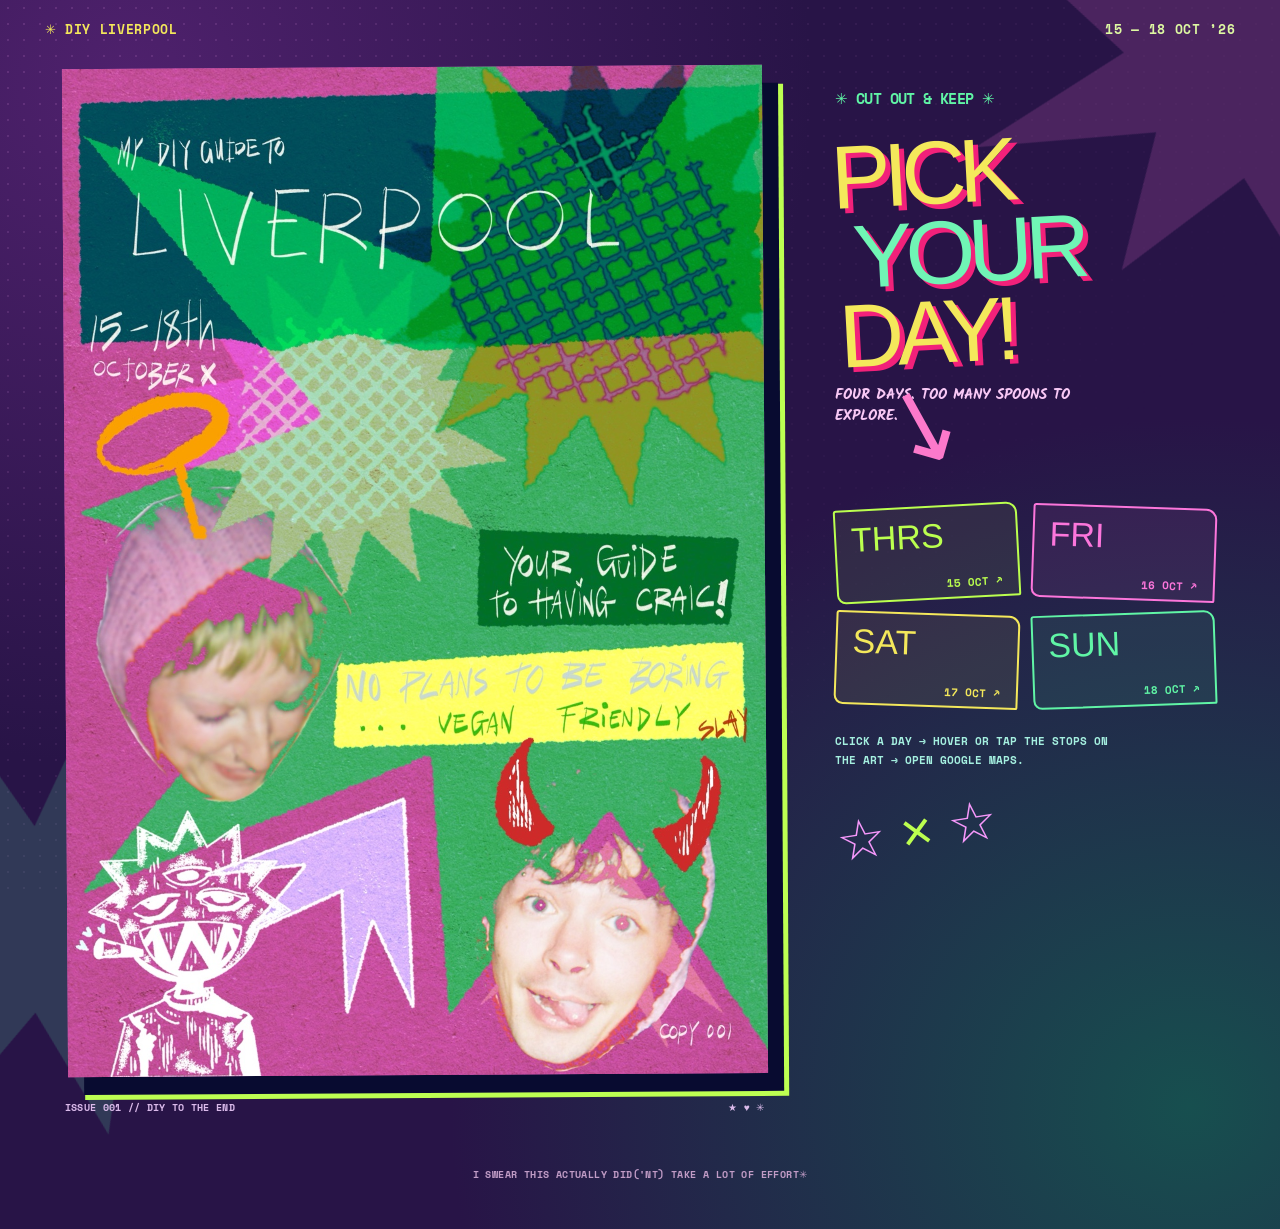
<file: index.html>
<!DOCTYPE html>
<html lang="en">
<head>
  <meta charset="utf-8">
  <meta name="viewport" content="width=device-width,initial-scale=1,viewport-fit=cover">
  <meta name="theme-color" content="#291349">
  <meta name="description" content="A loud, DIY, four-day Liverpool zine: places to eat, drink, wander and scream. 15—18 October 2026.">
  <link rel="icon" href="assets/favicon.svg" type="image/svg+xml">
  <link rel="stylesheet" href="assets/styles.css">
  <title>Cover · My DIY Guide to Liverpool</title>
</head>
<body class="cover-page" style="--accent:#65f3a5">

  <a class="skip-link" href="#main">Skip to zine</a>
  <div class="ambient-splat ambient-splat--one" aria-hidden="true"></div>
  <div class="ambient-splat ambient-splat--two" aria-hidden="true"></div>
  <header class="top-strip" aria-label="Site title"><a href="index.html">✳ DIY LIVERPOOL</a><span>15 — 18 OCT ’26</span></header>
  <main id="main" class="site-layout site-layout--cover">
    <div class="poster-holder">
      <figure class="poster poster--cover">
        <img src="assets/home.jpg" alt="Original handmade collage cover for My DIY Guide to Liverpool, with pink and green paper textures, drawings and playful portraits." width="1067" height="1536" fetchpriority="high">
      </figure>
      <div class="poster-footnote"><span>ISSUE 001 // DIY TO THE END</span><span>★ ♥ ✳</span></div>
    </div>
    <aside class="cover-aside" aria-labelledby="pick-a-day">
      <div class="scribble-kicker">✳ CUT OUT &amp; KEEP ✳</div>
      <h1 id="pick-a-day">PICK<br><em>YOUR</em><br>DAY!</h1>
      <p>FOUR DAYS. TOO MANY SPOONS TO EXPLORE.</p>
      <div class="cover-sticker" aria-hidden="true">↘</div>
      <nav class="cover-day-buttons" aria-label="Choose a day">
        <a href="thursday.html" style="--ticket:#bbff4f"><span>THRS</span><small>15 OCT ↗</small></a>
        <a href="friday.html" style="--ticket:#fc76db"><span>FRI</span><small>16 OCT ↗</small></a>
        <a href="saturday.html" style="--ticket:#f4e85b"><span>SAT</span><small>17 OCT ↗</small></a>
        <a href="sunday.html" style="--ticket:#60f5a6"><span>SUN</span><small>18 OCT ↗</small></a>
      </nav>
      <p class="fineprint">CLICK A DAY → HOVER OR TAP THE STOPS ON THE ART → OPEN GOOGLE MAPS.</p>
      <div class="side-doodle" aria-hidden="true">☆ <span>×</span> ☆</div>
    </aside>
  </main>
<nav class="mobile-dock" aria-label="Main navigation"><a href="index.html" class="dock-home" aria-label="Back to cover">✳</a><a href="thursday.html" style="--ticket:#bbff4f">THRS</a><a href="friday.html" style="--ticket:#fc76db">FRI</a><a href="saturday.html" style="--ticket:#f4e85b">SAT</a><a href="sunday.html" style="--ticket:#60f5a6">SUN</a></nav><footer class="site-footer">I SWEAR THIS ACTUALLY DID('NT) TAKE A LOT OF EFFORT✳</footer>
</body>
</html>
</file>
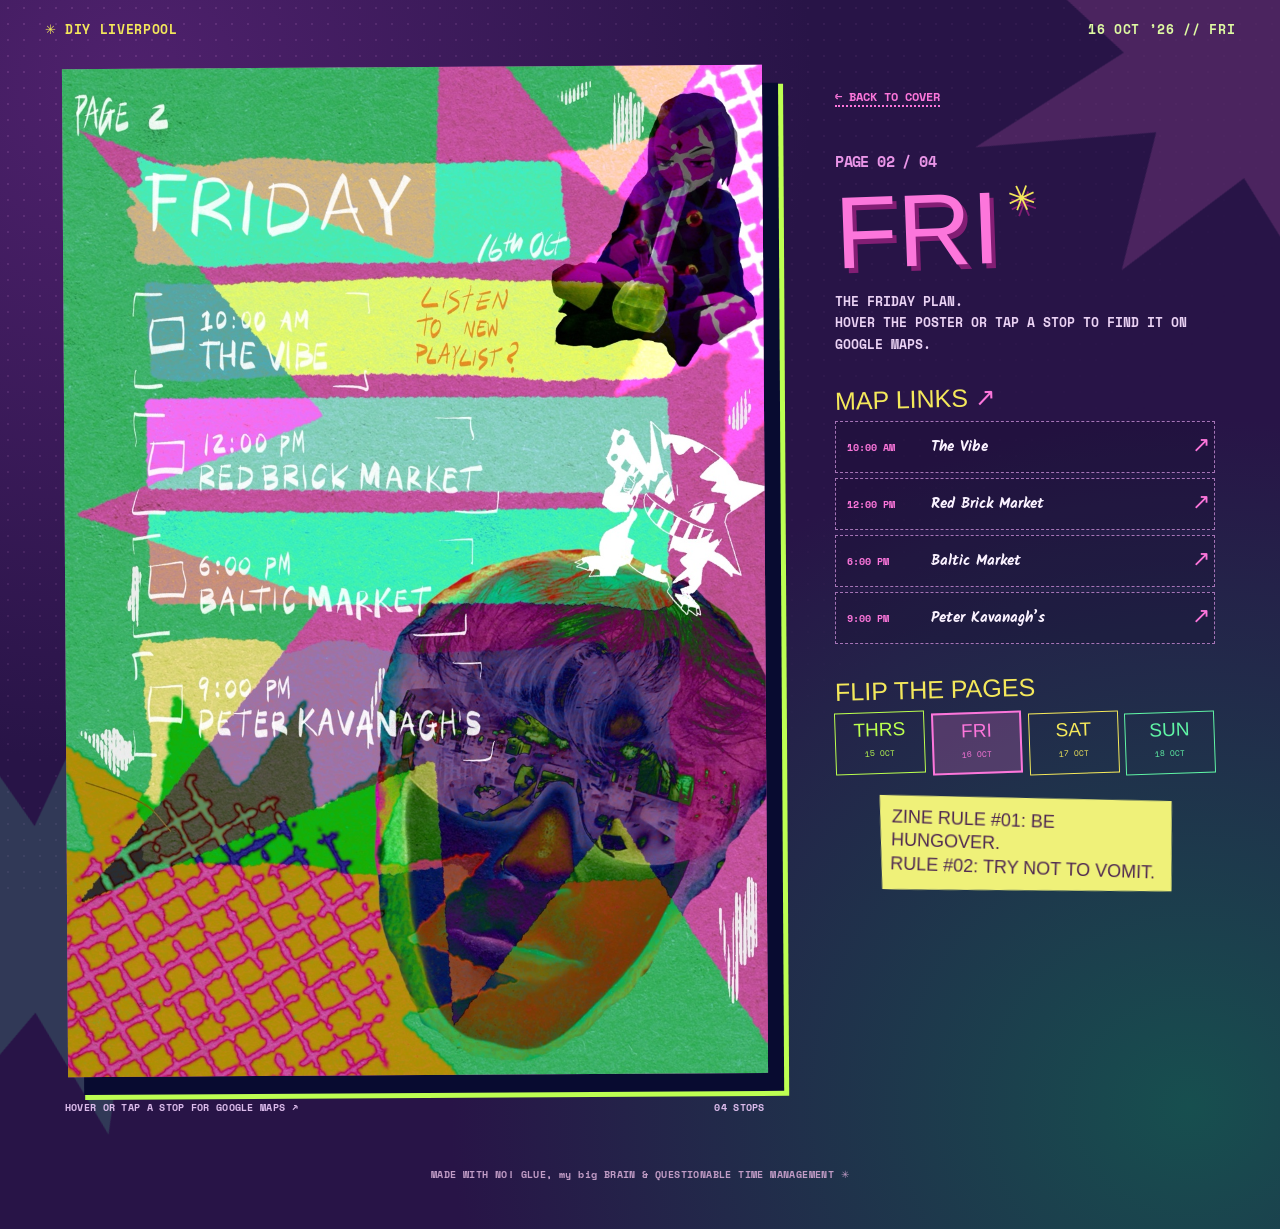
<file: friday.html>
<!DOCTYPE html>
<html lang="en">
<head>
  <meta charset="utf-8">
  <meta name="viewport" content="width=device-width,initial-scale=1,viewport-fit=cover">
  <meta name="theme-color" content="#291349">
  <meta name="description" content="A loud, DIY, four-day Liverpool zine: places to eat, drink, wander and scream. 15—18 October 2026.">
  <link rel="icon" href="assets/favicon.svg" type="image/svg+xml">
  <link rel="stylesheet" href="assets/styles.css">
  <title>Friday · My DIY Guide to Liverpool</title>
</head>
<body class="day-page day-page--friday" style="--accent:#fc76db">

  <a class="skip-link" href="#main">Skip to itinerary</a>
  <div class="ambient-splat ambient-splat--one" aria-hidden="true"></div>
  <div class="ambient-splat ambient-splat--two" aria-hidden="true"></div>
  <header class="top-strip"><a href="index.html">✳ DIY LIVERPOOL</a><span>16 OCT ’26 // FRI</span></header>
  <main id="main" class="site-layout site-layout--day">
    <div class="poster-holder">
      <div class="poster poster--day" aria-label="Interactive Friday itinerary poster with clickable Google Maps locations">
        <img src="assets/friday.jpg" alt="Original Friday DIY zine artwork with handwritten times, activity names and vivid collage illustrations." width="1067" height="1536" fetchpriority="high">
        <a class="stop-hotspot" href="https://www.google.com/maps/search/?api=1&amp;query=The%20Vibe%20Cafe%20Liverpool" target="_blank" rel="noopener noreferrer" style="--x:9.091%;--y:20.378%;--w:75.726%;--h:10.221%;" aria-label="Open The Vibe in Google Maps — 10:00 AM"><span class="stop-hotspot__badge" aria-hidden="true">MAP ↗</span></a>
<a class="stop-hotspot" href="https://www.google.com/maps/search/?api=1&amp;query=Red%20Brick%20Market%20Liverpool" target="_blank" rel="noopener noreferrer" style="--x:8.529%;--y:31.641%;--w:76.101%;--h:11.263%;" aria-label="Open Red Brick Market in Google Maps — 12:00 PM"><span class="stop-hotspot__badge" aria-hidden="true">MAP ↗</span></a>
<a class="stop-hotspot" href="https://www.google.com/maps/search/?api=1&amp;query=Baltic%20Market%20Liverpool" target="_blank" rel="noopener noreferrer" style="--x:8.622%;--y:43.945%;--w:50.890%;--h:9.375%;" aria-label="Open Baltic Market in Google Maps — 6:00 PM"><span class="stop-hotspot__badge" aria-hidden="true">MAP ↗</span></a>
<a class="stop-hotspot" href="https://www.google.com/maps/search/?api=1&amp;query=Peter%20Kavanagh%27s%20pub%20Liverpool" target="_blank" rel="noopener noreferrer" style="--x:8.810%;--y:54.557%;--w:52.577%;--h:9.570%;" aria-label="Open Peter Kavanagh’s in Google Maps — 9:00 PM"><span class="stop-hotspot__badge" aria-hidden="true">MAP ↗</span></a>
      </div>
      <div class="poster-footnote"><span>HOVER OR TAP A STOP FOR GOOGLE MAPS ↗</span><span>04 STOPS</span></div>
    </div>
    <aside class="day-aside" aria-labelledby="list-heading">
      <a class="back-home" href="index.html">← BACK TO COVER</a>
      <span class="scribble-kicker">PAGE 02 / 04</span>
      <h1>FRI<span class="h1-star" aria-hidden="true">✳</span></h1>
      <p class="aside-intro">THE FRIDAY PLAN.<br>HOVER THE POSTER OR TAP A STOP TO FIND IT ON GOOGLE MAPS.</p>
      <section aria-labelledby="list-heading">
        <h2 id="list-heading">MAP LINKS <span>↗</span></h2>
        <div class="stop-list">
          <a class="stop-list-item" href="https://www.google.com/maps/search/?api=1&amp;query=The%20Vibe%20Cafe%20Liverpool" target="_blank" rel="noopener noreferrer"><span class="stop-list-item__time">10:00 AM</span><span class="stop-list-item__name">The Vibe</span><span class="stop-list-item__out" aria-hidden="true">↗</span></a>
<a class="stop-list-item" href="https://www.google.com/maps/search/?api=1&amp;query=Red%20Brick%20Market%20Liverpool" target="_blank" rel="noopener noreferrer"><span class="stop-list-item__time">12:00 PM</span><span class="stop-list-item__name">Red Brick Market</span><span class="stop-list-item__out" aria-hidden="true">↗</span></a>
<a class="stop-list-item" href="https://www.google.com/maps/search/?api=1&amp;query=Baltic%20Market%20Liverpool" target="_blank" rel="noopener noreferrer"><span class="stop-list-item__time">6:00 PM</span><span class="stop-list-item__name">Baltic Market</span><span class="stop-list-item__out" aria-hidden="true">↗</span></a>
<a class="stop-list-item" href="https://www.google.com/maps/search/?api=1&amp;query=Peter%20Kavanagh%27s%20pub%20Liverpool" target="_blank" rel="noopener noreferrer"><span class="stop-list-item__time">9:00 PM</span><span class="stop-list-item__name">Peter Kavanagh’s</span><span class="stop-list-item__out" aria-hidden="true">↗</span></a>
        </div>
      </section>
      <div class="day-aside-bottom">
        <h2>FLIP THE PAGES</h2>
        <nav class="day-nav" aria-label="Choose an itinerary day"><a href="thursday.html" style="--ticket:#bbff4f"><span>THRS</span><small>15 OCT</small></a><a href="friday.html" aria-current="page" style="--ticket:#fc76db"><span>FRI</span><small>16 OCT</small></a><a href="saturday.html" style="--ticket:#f4e85b"><span>SAT</span><small>17 OCT</small></a><a href="sunday.html" style="--ticket:#60f5a6"><span>SUN</span><small>18 OCT</small></a></nav>
        <div class="paper-note">ZINE RULE #01: BE HUNGOVER.<br>RULE #02: TRY NOT TO VOMIT.</div>
      </div>
    </aside>
  </main>
  <nav class="mobile-dock" aria-label="Main navigation"><a href="index.html" class="dock-home" aria-label="Back to cover">✳</a><a href="thursday.html" style="--ticket:#bbff4f">THRS</a><a href="friday.html" style="--ticket:#fc76db" aria-current="page">FRI</a><a href="saturday.html" style="--ticket:#f4e85b">SAT</a><a href="sunday.html" style="--ticket:#60f5a6">SUN</a></nav>
  <footer class="site-footer">MADE WITH NO! GLUE, my big BRAIN &amp; QUESTIONABLE TIME MANAGEMENT ✳</footer>
</body>
</html>
</file>
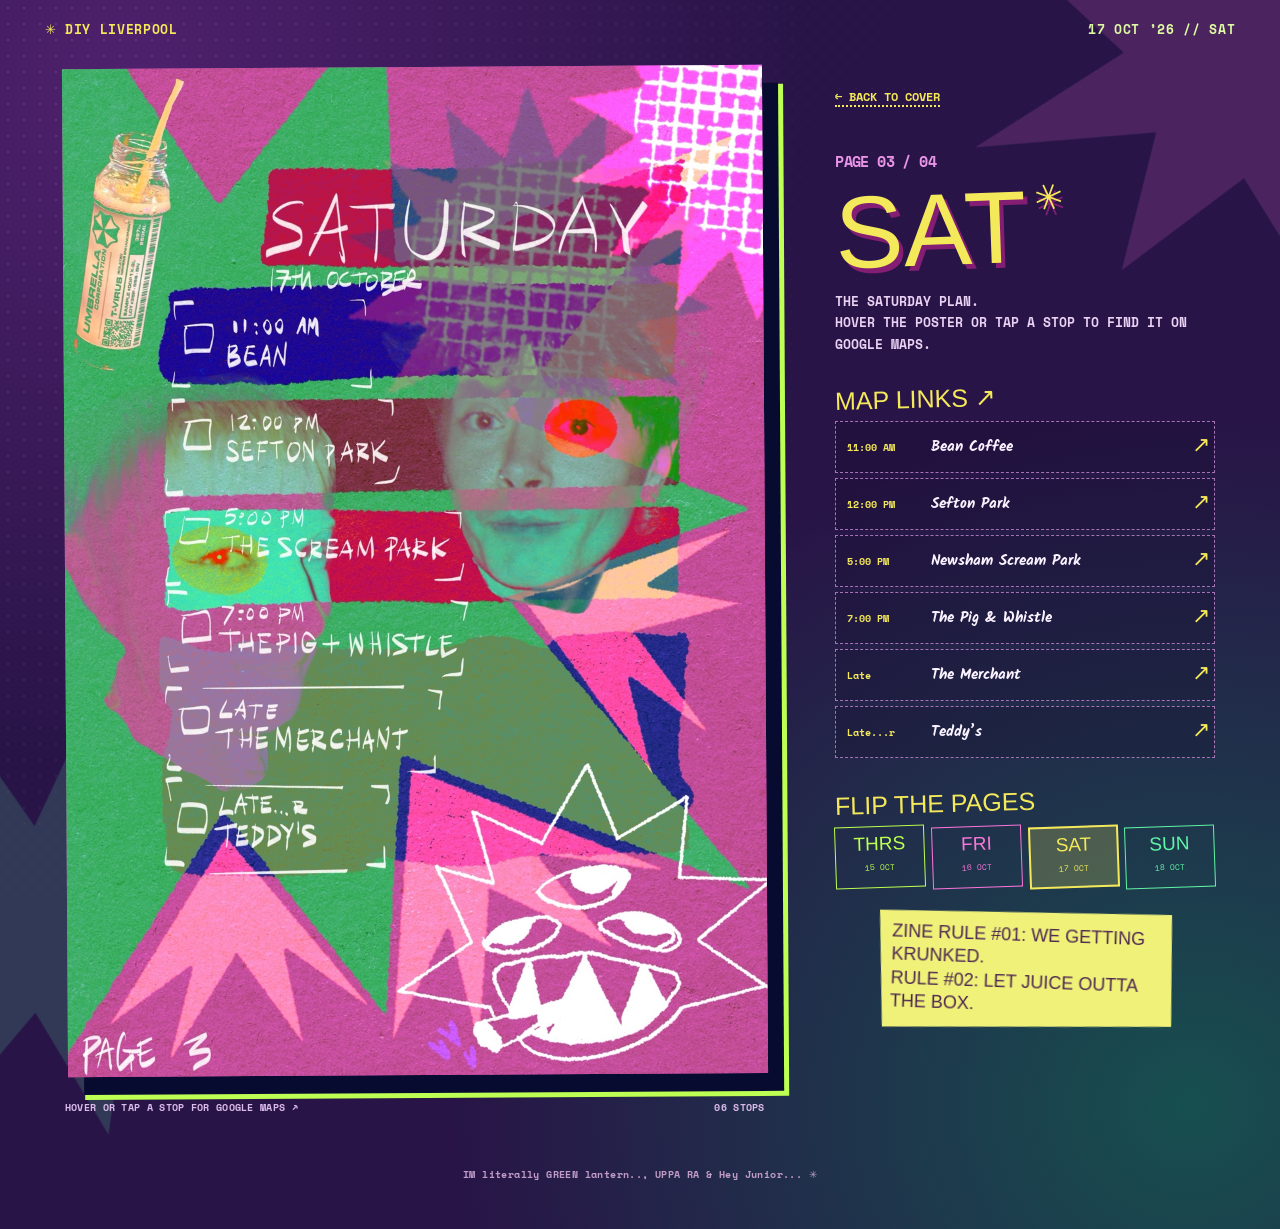
<file: saturday.html>
<!DOCTYPE html>
<html lang="en">
<head>
  <meta charset="utf-8">
  <meta name="viewport" content="width=device-width,initial-scale=1,viewport-fit=cover">
  <meta name="theme-color" content="#291349">
  <meta name="description" content="A loud, DIY, four-day Liverpool zine: places to eat, drink, wander and scream. 15—18 October 2026.">
  <link rel="icon" href="assets/favicon.svg" type="image/svg+xml">
  <link rel="stylesheet" href="assets/styles.css">
  <title>Saturday · My DIY Guide to Liverpool</title>
</head>
<body class="day-page day-page--saturday" style="--accent:#f4e85b">

  <a class="skip-link" href="#main">Skip to itinerary</a>
  <div class="ambient-splat ambient-splat--one" aria-hidden="true"></div>
  <div class="ambient-splat ambient-splat--two" aria-hidden="true"></div>
  <header class="top-strip"><a href="index.html">✳ DIY LIVERPOOL</a><span>17 OCT ’26 // SAT</span></header>
  <main id="main" class="site-layout site-layout--day">
    <div class="poster-holder">
      <div class="poster poster--day" aria-label="Interactive Saturday itinerary poster with clickable Google Maps locations">
        <img src="assets/saturday.jpg" alt="Original Saturday DIY zine artwork with handwritten times, activity names and vivid collage illustrations." width="1067" height="1536" fetchpriority="high">
        <a class="stop-hotspot" href="https://www.google.com/maps/search/?api=1&amp;query=Bean%20Coffee%20Liverpool" target="_blank" rel="noopener noreferrer" style="--x:13.027%;--y:20.703%;--w:74.414%;--h:10.221%;" aria-label="Open Bean Coffee in Google Maps — 11:00 AM"><span class="stop-hotspot__badge" aria-hidden="true">MAP ↗</span></a>
<a class="stop-hotspot" href="https://www.google.com/maps/search/?api=1&amp;query=Sefton%20Park%20Liverpool" target="_blank" rel="noopener noreferrer" style="--x:12.840%;--y:30.990%;--w:74.883%;--h:10.352%;" aria-label="Open Sefton Park in Google Maps — 12:00 PM"><span class="stop-hotspot__badge" aria-hidden="true">MAP ↗</span></a>
<a class="stop-hotspot" href="https://www.google.com/maps/search/?api=1&amp;query=Newsham%20Scream%20Park%2011B%20Orphan%20Drive%20Liverpool" target="_blank" rel="noopener noreferrer" style="--x:12.559%;--y:42.057%;--w:74.321%;--h:9.896%;" aria-label="Open Newsham Scream Park in Google Maps — 5:00 PM"><span class="stop-hotspot__badge" aria-hidden="true">MAP ↗</span></a>
<a class="stop-hotspot" href="https://www.google.com/maps/search/?api=1&amp;query=The%20Pig%20and%20Whistle%2012%20Covent%20Garden%20Liverpool" target="_blank" rel="noopener noreferrer" style="--x:13.027%;--y:52.018%;--w:41.987%;--h:6.706%;" aria-label="Open The Pig &amp; Whistle in Google Maps — 7:00 PM"><span class="stop-hotspot__badge" aria-hidden="true">MAP ↗</span></a>
<a class="stop-hotspot" href="https://www.google.com/maps/search/?api=1&amp;query=The%20Merchant%20Slater%20Street%20Liverpool" target="_blank" rel="noopener noreferrer" style="--x:11.996%;--y:58.984%;--w:42.174%;--h:7.357%;" aria-label="Open The Merchant in Google Maps — Late"><span class="stop-hotspot__badge" aria-hidden="true">MAP ↗</span></a>
<a class="stop-hotspot" href="https://www.google.com/maps/search/?api=1&amp;query=Teddy%27s%20Liverpool%20club" target="_blank" rel="noopener noreferrer" style="--x:11.715%;--y:67.904%;--w:42.830%;--h:9.049%;" aria-label="Open Teddy’s in Google Maps — Late...r"><span class="stop-hotspot__badge" aria-hidden="true">MAP ↗</span></a>
      </div>
      <div class="poster-footnote"><span>HOVER OR TAP A STOP FOR GOOGLE MAPS ↗</span><span>06 STOPS</span></div>
    </div>
    <aside class="day-aside" aria-labelledby="list-heading">
      <a class="back-home" href="index.html">← BACK TO COVER</a>
      <span class="scribble-kicker">PAGE 03 / 04</span>
      <h1>SAT<span class="h1-star" aria-hidden="true">✳</span></h1>
      <p class="aside-intro">THE SATURDAY PLAN.<br>HOVER THE POSTER OR TAP A STOP TO FIND IT ON GOOGLE MAPS.</p>
      <section aria-labelledby="list-heading">
        <h2 id="list-heading">MAP LINKS <span>↗</span></h2>
        <div class="stop-list">
          <a class="stop-list-item" href="https://www.google.com/maps/search/?api=1&amp;query=Bean%20Coffee%20Liverpool" target="_blank" rel="noopener noreferrer"><span class="stop-list-item__time">11:00 AM</span><span class="stop-list-item__name">Bean Coffee</span><span class="stop-list-item__out" aria-hidden="true">↗</span></a>
<a class="stop-list-item" href="https://www.google.com/maps/search/?api=1&amp;query=Sefton%20Park%20Liverpool" target="_blank" rel="noopener noreferrer"><span class="stop-list-item__time">12:00 PM</span><span class="stop-list-item__name">Sefton Park</span><span class="stop-list-item__out" aria-hidden="true">↗</span></a>
<a class="stop-list-item" href="https://www.google.com/maps/search/?api=1&amp;query=Newsham%20Scream%20Park%2011B%20Orphan%20Drive%20Liverpool" target="_blank" rel="noopener noreferrer"><span class="stop-list-item__time">5:00 PM</span><span class="stop-list-item__name">Newsham Scream Park</span><span class="stop-list-item__out" aria-hidden="true">↗</span></a>
<a class="stop-list-item" href="https://www.google.com/maps/search/?api=1&amp;query=The%20Pig%20and%20Whistle%2012%20Covent%20Garden%20Liverpool" target="_blank" rel="noopener noreferrer"><span class="stop-list-item__time">7:00 PM</span><span class="stop-list-item__name">The Pig &amp; Whistle</span><span class="stop-list-item__out" aria-hidden="true">↗</span></a>
<a class="stop-list-item" href="https://www.google.com/maps/search/?api=1&amp;query=The%20Merchant%20Slater%20Street%20Liverpool" target="_blank" rel="noopener noreferrer"><span class="stop-list-item__time">Late</span><span class="stop-list-item__name">The Merchant</span><span class="stop-list-item__out" aria-hidden="true">↗</span></a>
<a class="stop-list-item" href="https://www.google.com/maps/search/?api=1&amp;query=Teddy%27s%20Liverpool%20club" target="_blank" rel="noopener noreferrer"><span class="stop-list-item__time">Late...r</span><span class="stop-list-item__name">Teddy’s</span><span class="stop-list-item__out" aria-hidden="true">↗</span></a>
        </div>
      </section>
      <div class="day-aside-bottom">
        <h2>FLIP THE PAGES</h2>
        <nav class="day-nav" aria-label="Choose an itinerary day"><a href="thursday.html" style="--ticket:#bbff4f"><span>THRS</span><small>15 OCT</small></a><a href="friday.html" style="--ticket:#fc76db"><span>FRI</span><small>16 OCT</small></a><a href="saturday.html" aria-current="page" style="--ticket:#f4e85b"><span>SAT</span><small>17 OCT</small></a><a href="sunday.html" style="--ticket:#60f5a6"><span>SUN</span><small>18 OCT</small></a></nav>
        <div class="paper-note">ZINE RULE #01: WE GETTING KRUNKED.<br>RULE #02: LET JUICE OUTTA THE BOX.</div>
      </div>
    </aside>
  </main>
  <nav class="mobile-dock" aria-label="Main navigation"><a href="index.html" class="dock-home" aria-label="Back to cover">✳</a><a href="thursday.html" style="--ticket:#bbff4f">THRS</a><a href="friday.html" style="--ticket:#fc76db">FRI</a><a href="saturday.html" style="--ticket:#f4e85b" aria-current="page">SAT</a><a href="sunday.html" style="--ticket:#60f5a6">SUN</a></nav>
  <footer class="site-footer">IM literally GREEN lantern.., UPPA RA &amp; Hey Junior... ✳</footer>
</body>
</html>
</file>
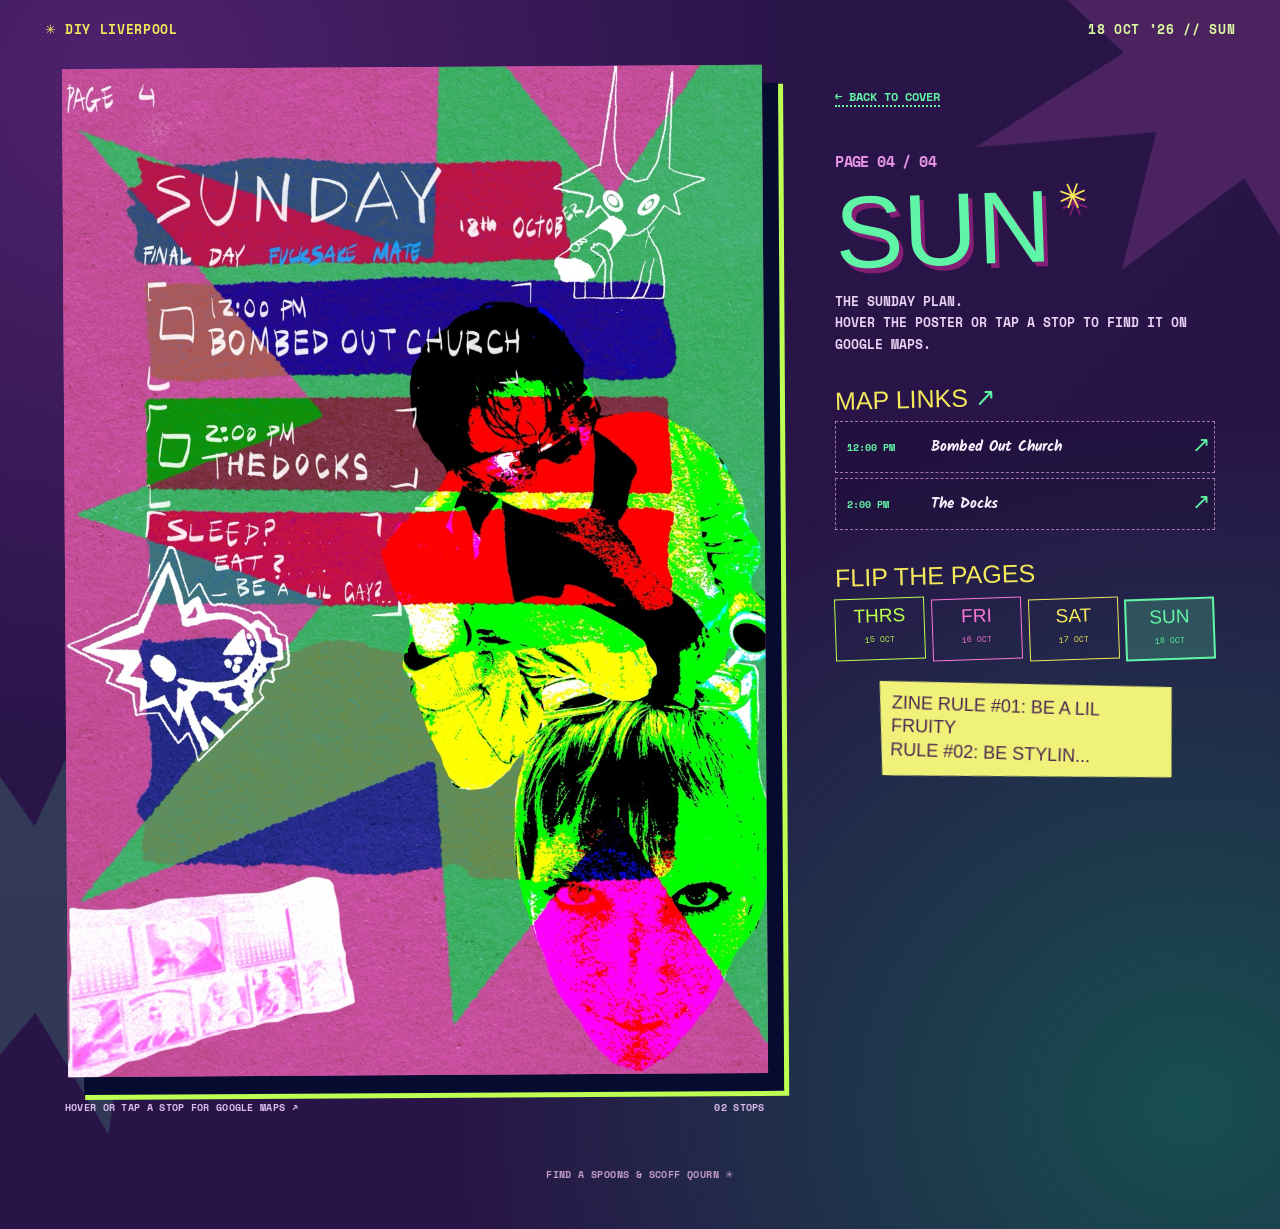
<file: sunday.html>
<!DOCTYPE html>
<html lang="en">
<head>
  <meta charset="utf-8">
  <meta name="viewport" content="width=device-width,initial-scale=1,viewport-fit=cover">
  <meta name="theme-color" content="#291349">
  <meta name="description" content="A loud, DIY, four-day Liverpool zine: places to eat, drink, wander and scream. 15—18 October 2026.">
  <link rel="icon" href="assets/favicon.svg" type="image/svg+xml">
  <link rel="stylesheet" href="assets/styles.css">
  <title>Sunday · My DIY Guide to Liverpool</title>
</head>
<body class="day-page day-page--sunday" style="--accent:#60f5a6">

  <a class="skip-link" href="#main">Skip to itinerary</a>
  <div class="ambient-splat ambient-splat--one" aria-hidden="true"></div>
  <div class="ambient-splat ambient-splat--two" aria-hidden="true"></div>
  <header class="top-strip"><a href="index.html">✳ DIY LIVERPOOL</a><span>18 OCT ’26 // SUN</span></header>
  <main id="main" class="site-layout site-layout--day">
    <div class="poster-holder">
      <div class="poster poster--day" aria-label="Interactive Sunday itinerary poster with clickable Google Maps locations">
        <img src="assets/sunday.jpg" alt="Original Sunday DIY zine artwork with handwritten times, activity names and vivid collage illustrations." width="1067" height="1536" fetchpriority="high">
        <a class="stop-hotspot" href="https://www.google.com/maps/search/?api=1&amp;query=St%20Lukes%20Bombed%20Out%20Church%20Liverpool" target="_blank" rel="noopener noreferrer" style="--x:10.872%;--y:20.443%;--w:76.382%;--h:10.091%;" aria-label="Open Bombed Out Church in Google Maps — 12:00 PM"><span class="stop-hotspot__badge" aria-hidden="true">MAP ↗</span></a>
<a class="stop-hotspot" href="https://www.google.com/maps/search/?api=1&amp;query=Royal%20Albert%20Dock%20Liverpool" target="_blank" rel="noopener noreferrer" style="--x:11.059%;--y:31.185%;--w:76.101%;--h:9.505%;" aria-label="Open The Docks in Google Maps — 2:00 PM"><span class="stop-hotspot__badge" aria-hidden="true">MAP ↗</span></a>
      </div>
      <div class="poster-footnote"><span>HOVER OR TAP A STOP FOR GOOGLE MAPS ↗</span><span>02 STOPS</span></div>
    </div>
    <aside class="day-aside" aria-labelledby="list-heading">
      <a class="back-home" href="index.html">← BACK TO COVER</a>
      <span class="scribble-kicker">PAGE 04 / 04</span>
      <h1>SUN<span class="h1-star" aria-hidden="true">✳</span></h1>
      <p class="aside-intro">THE SUNDAY PLAN.<br>HOVER THE POSTER OR TAP A STOP TO FIND IT ON GOOGLE MAPS.</p>
      <section aria-labelledby="list-heading">
        <h2 id="list-heading">MAP LINKS <span>↗</span></h2>
        <div class="stop-list">
          <a class="stop-list-item" href="https://www.google.com/maps/search/?api=1&amp;query=St%20Lukes%20Bombed%20Out%20Church%20Liverpool" target="_blank" rel="noopener noreferrer"><span class="stop-list-item__time">12:00 PM</span><span class="stop-list-item__name">Bombed Out Church</span><span class="stop-list-item__out" aria-hidden="true">↗</span></a>
<a class="stop-list-item" href="https://www.google.com/maps/search/?api=1&amp;query=Royal%20Albert%20Dock%20Liverpool" target="_blank" rel="noopener noreferrer"><span class="stop-list-item__time">2:00 PM</span><span class="stop-list-item__name">The Docks</span><span class="stop-list-item__out" aria-hidden="true">↗</span></a>
        </div>
      </section>
      <div class="day-aside-bottom">
        <h2>FLIP THE PAGES</h2>
        <nav class="day-nav" aria-label="Choose an itinerary day"><a href="thursday.html" style="--ticket:#bbff4f"><span>THRS</span><small>15 OCT</small></a><a href="friday.html" style="--ticket:#fc76db"><span>FRI</span><small>16 OCT</small></a><a href="saturday.html" style="--ticket:#f4e85b"><span>SAT</span><small>17 OCT</small></a><a href="sunday.html" aria-current="page" style="--ticket:#60f5a6"><span>SUN</span><small>18 OCT</small></a></nav>
        <div class="paper-note">ZINE RULE #01: BE A LIL FRUITY<br>RULE #02: BE STYLIN...</div>
      </div>
    </aside>
  </main>
  <nav class="mobile-dock" aria-label="Main navigation"><a href="index.html" class="dock-home" aria-label="Back to cover">✳</a><a href="thursday.html" style="--ticket:#bbff4f">THRS</a><a href="friday.html" style="--ticket:#fc76db">FRI</a><a href="saturday.html" style="--ticket:#f4e85b">SAT</a><a href="sunday.html" style="--ticket:#60f5a6" aria-current="page">SUN</a></nav>
  <footer class="site-footer">FIND A SPOONS &amp; SCOFF QOURN ✳</footer>
</body>
</html>
</file>
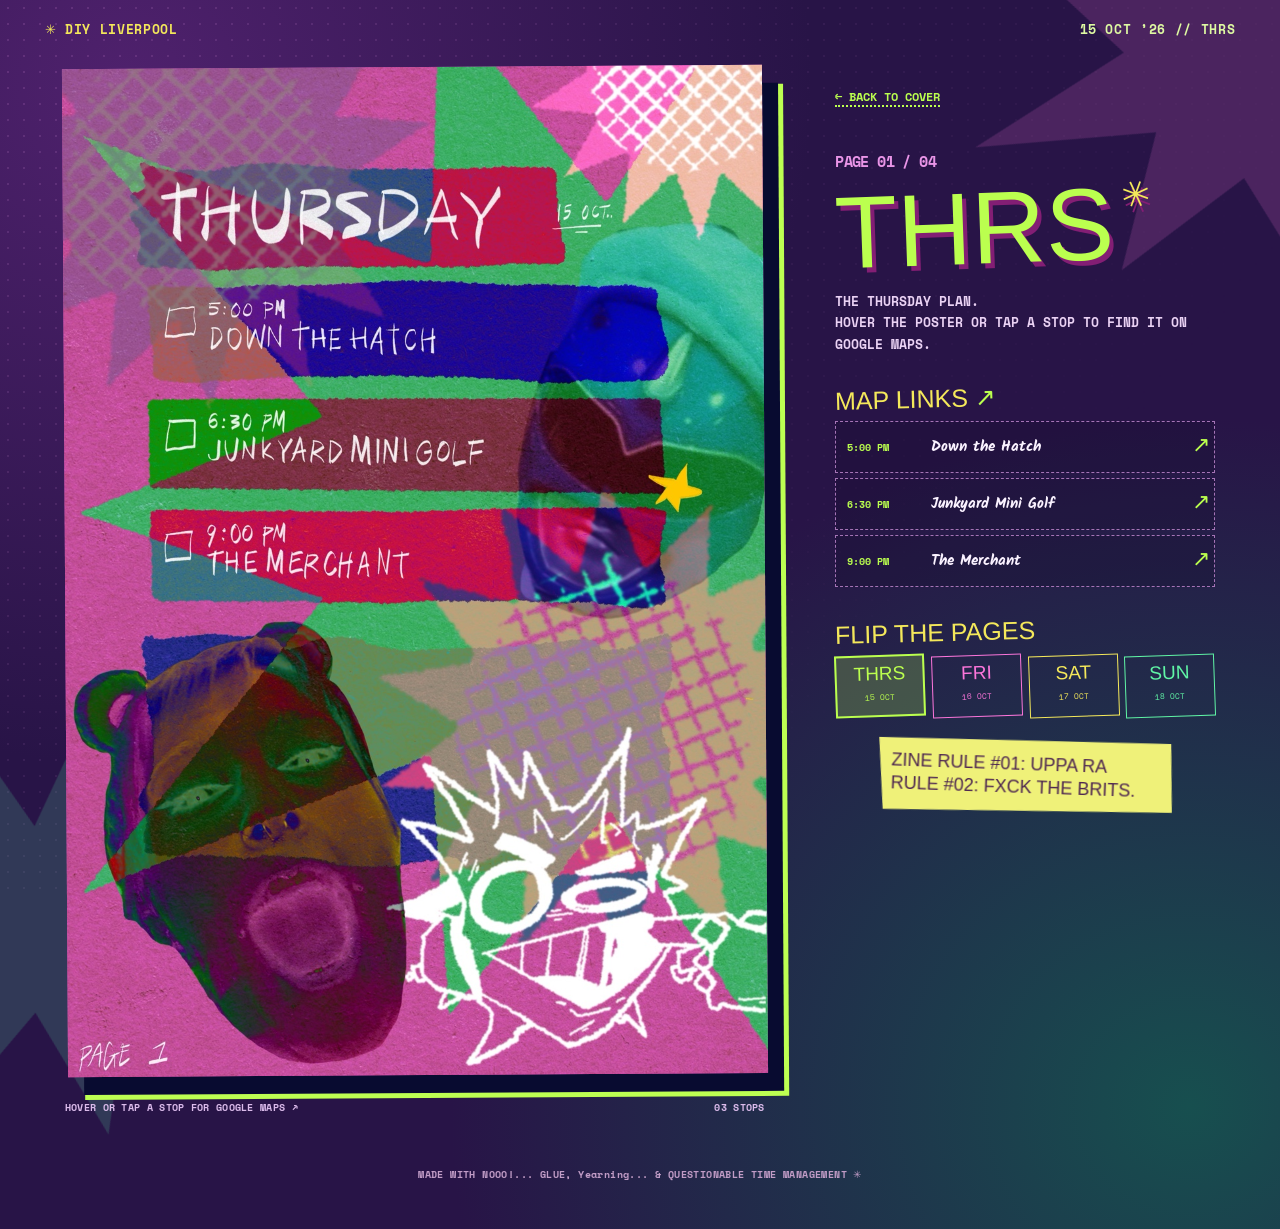
<file: thursday.html>
<!DOCTYPE html>
<html lang="en">
<head>
  <meta charset="utf-8">
  <meta name="viewport" content="width=device-width,initial-scale=1,viewport-fit=cover">
  <meta name="theme-color" content="#291349">
  <meta name="description" content="A loud, DIY, four-day Liverpool zine: places to eat, drink, wander and scream. 15—18 October 2026.">
  <link rel="icon" href="assets/favicon.svg" type="image/svg+xml">
  <link rel="stylesheet" href="assets/styles.css">
  <title>Thursday · My DIY Guide to Liverpool</title>
</head>
<body class="day-page day-page--thursday" style="--accent:#bbff4f">

  <a class="skip-link" href="#main">Skip to itinerary</a>
  <div class="ambient-splat ambient-splat--one" aria-hidden="true"></div>
  <div class="ambient-splat ambient-splat--two" aria-hidden="true"></div>
  <header class="top-strip"><a href="index.html">✳ DIY LIVERPOOL</a><span>15 OCT ’26 // THRS</span></header>
  <main id="main" class="site-layout site-layout--day">
    <div class="poster-holder">
      <div class="poster poster--day" aria-label="Interactive Thursday itinerary poster with clickable Google Maps locations">
        <img src="assets/thursday.jpg" alt="Original Thursday DIY zine artwork with handwritten times, activity names and vivid collage illustrations." width="1067" height="1536" fetchpriority="high">
        <a class="stop-hotspot" href="https://www.google.com/maps/search/?api=1&amp;query=Down%20the%20Hatch%20Liverpool" target="_blank" rel="noopener noreferrer" style="--x:10.778%;--y:20.964%;--w:73.852%;--h:9.310%;" aria-label="Open Down the Hatch in Google Maps — 5:00 PM"><span class="stop-hotspot__badge" aria-hidden="true">MAP ↗</span></a>
<a class="stop-hotspot" href="https://www.google.com/maps/search/?api=1&amp;query=Junkyard%20Golf%20Club%20Liverpool" target="_blank" rel="noopener noreferrer" style="--x:11.059%;--y:31.445%;--w:74.508%;--h:9.245%;" aria-label="Open Junkyard Mini Golf in Google Maps — 6:30 PM"><span class="stop-hotspot__badge" aria-hidden="true">MAP ↗</span></a>
<a class="stop-hotspot" href="https://www.google.com/maps/search/?api=1&amp;query=The%20Merchant%20Slater%20Street%20Liverpool" target="_blank" rel="noopener noreferrer" style="--x:10.309%;--y:42.122%;--w:75.164%;--h:9.831%;" aria-label="Open The Merchant in Google Maps — 9:00 PM"><span class="stop-hotspot__badge" aria-hidden="true">MAP ↗</span></a>
      </div>
      <div class="poster-footnote"><span>HOVER OR TAP A STOP FOR GOOGLE MAPS ↗</span><span>03 STOPS</span></div>
    </div>
    <aside class="day-aside" aria-labelledby="list-heading">
      <a class="back-home" href="index.html">← BACK TO COVER</a>
      <span class="scribble-kicker">PAGE 01 / 04</span>
      <h1>THRS<span class="h1-star" aria-hidden="true">✳</span></h1>
      <p class="aside-intro">THE THURSDAY PLAN.<br>HOVER THE POSTER OR TAP A STOP TO FIND IT ON GOOGLE MAPS.</p>
      <section aria-labelledby="list-heading">
        <h2 id="list-heading">MAP LINKS <span>↗</span></h2>
        <div class="stop-list">
          <a class="stop-list-item" href="https://www.google.com/maps/search/?api=1&amp;query=Down%20the%20Hatch%20Liverpool" target="_blank" rel="noopener noreferrer"><span class="stop-list-item__time">5:00 PM</span><span class="stop-list-item__name">Down the Hatch</span><span class="stop-list-item__out" aria-hidden="true">↗</span></a>
<a class="stop-list-item" href="https://www.google.com/maps/search/?api=1&amp;query=Junkyard%20Golf%20Club%20Liverpool" target="_blank" rel="noopener noreferrer"><span class="stop-list-item__time">6:30 PM</span><span class="stop-list-item__name">Junkyard Mini Golf</span><span class="stop-list-item__out" aria-hidden="true">↗</span></a>
<a class="stop-list-item" href="https://www.google.com/maps/search/?api=1&amp;query=The%20Merchant%20Slater%20Street%20Liverpool" target="_blank" rel="noopener noreferrer"><span class="stop-list-item__time">9:00 PM</span><span class="stop-list-item__name">The Merchant</span><span class="stop-list-item__out" aria-hidden="true">↗</span></a>
        </div>
      </section>
      <div class="day-aside-bottom">
        <h2>FLIP THE PAGES</h2>
        <nav class="day-nav" aria-label="Choose an itinerary day"><a href="thursday.html" aria-current="page" style="--ticket:#bbff4f"><span>THRS</span><small>15 OCT</small></a><a href="friday.html" style="--ticket:#fc76db"><span>FRI</span><small>16 OCT</small></a><a href="saturday.html" style="--ticket:#f4e85b"><span>SAT</span><small>17 OCT</small></a><a href="sunday.html" style="--ticket:#60f5a6"><span>SUN</span><small>18 OCT</small></a></nav>
        <div class="paper-note">ZINE RULE #01: UPPA RA<br>RULE #02: FXCK THE BRITS.</div>
      </div>
    </aside>
  </main>
  <nav class="mobile-dock" aria-label="Main navigation"><a href="index.html" class="dock-home" aria-label="Back to cover">✳</a><a href="thursday.html" style="--ticket:#bbff4f" aria-current="page">THRS</a><a href="friday.html" style="--ticket:#fc76db">FRI</a><a href="saturday.html" style="--ticket:#f4e85b">SAT</a><a href="sunday.html" style="--ticket:#60f5a6">SUN</a></nav>
  <footer class="site-footer">MADE WITH NOOO!... GLUE, Yearning... &amp; QUESTIONABLE TIME MANAGEMENT ✳</footer>
</body>
</html>
</file>
<file: assets/styles.css>
@import url('https://fonts.googleapis.com/css2?family=Kalam:wght@400;700&family=Permanent+Marker&family=Space+Mono:wght@400;700&display=swap');
:root{font-synthesis:none;--bg:#281447;--violet:#34125b;--lime:#bcff4f;--pink:#fc76db;--mint:#60f5a6;--yellow:#f4e85b;--text:#faf2ff;color-scheme:dark}
*,*::before,*::after{box-sizing:border-box}
html{scroll-behavior:smooth}
body{margin:0;min-height:100vh;overflow-x:hidden;background:radial-gradient(ellipse at 10% 7%,#4f216d 0%,transparent 42%),radial-gradient(ellipse at 93% 90%,#174f4f 0%,transparent 44%),#281447;color:var(--text);font-family:'Kalam','Chalkboard SE','Comic Sans MS','Comic Neue',sans-serif}
body::before{content:'';position:fixed;inset:0;opacity:.14;pointer-events:none;z-index:-1;background-image:radial-gradient(#ffacf9 1.2px,transparent 1.5px);background-size:16px 16px;mask-image:linear-gradient(130deg,#000,transparent 75%)}
a{color:inherit}
a:focus-visible{outline:3px solid #fff973;outline-offset:4px}
.skip-link{position:fixed;top:-60px;left:10px;z-index:1000;padding:10px;background:var(--lime);color:#1b1039;font:700 14px 'Space Mono','Cousine',monospace}
.skip-link:focus{top:10px}
.ambient-splat{position:fixed;z-index:-1;pointer-events:none;opacity:.16;clip-path:polygon(48% 0%,56% 30%,80% 6%,73% 38%,100% 45%,73% 57%,93% 89%,64% 70%,48% 100%,42% 69%,7% 89%,28% 56%,0% 47%,29% 40%,13% 8%,42% 29%);width:450px;aspect-ratio:1;background:var(--pink)}
.ambient-splat--one{top:-155px;right:-170px;transform:rotate(25deg)}
.ambient-splat--two{bottom:-245px;left:-185px;transform:rotate(-20deg);background:var(--mint)}
.top-strip{min-height:58px;max-width:1440px;margin:auto;padding:15px clamp(18px,3.5vw,48px);display:flex;align-items:center;justify-content:space-between;gap:18px;color:#def9a2;font:700 clamp(10px,1.1vw,13px)/1.3 'Space Mono','Cousine',monospace;letter-spacing:.05em}
.top-strip a{text-decoration:none;color:var(--yellow)}
.top-strip a:hover{text-decoration:underline;text-decoration-style:wavy}
.site-layout{position:relative;display:grid;grid-template-columns:minmax(0,660px) minmax(255px,365px);gap:clamp(25px,5.5vw,76px);justify-content:center;align-items:start;padding:9px clamp(16px,3.5vw,48px) 20px;max-width:1450px;margin:auto}
.poster-holder{width:100%;max-width:660px;margin:0 auto}
.poster{width:100%;margin:0;position:relative;isolation:isolate;box-shadow:16px 18px 0 #080b30,19px 21px 0 2px #bdff52;transform:rotate(-.35deg);background:#bf4eac}
.poster img{display:block;width:100%;height:auto;user-select:none;-webkit-user-drag:none}
.poster-footnote{display:flex;gap:10px;justify-content:space-between;align-items:start;margin:25px 0 5px;font:700 10px/1.5 'Space Mono','Cousine',monospace;letter-spacing:.03em;color:#dbbbeb}
.cover-aside,.day-aside{min-width:0;position:sticky;top:18px;padding:22px 0}
.scribble-kicker{font:700 15px/1.3 'Space Mono','Cousine',monospace;color:var(--mint);letter-spacing:-.04em}
.cover-aside h1{font:400 clamp(68px,7vw,112px)/.89 'Permanent Marker','Marker Felt','Chalkboard SE','Comic Sans MS','Comic Neue',sans-serif;letter-spacing:-.08em;margin:20px 0 17px;transform:rotate(-3deg);color:var(--yellow);text-shadow:5px 5px 0 #f2217a}
.cover-aside h1 em{color:#70f5b5;font-style:normal;padding-left:18px}
.cover-aside>p{font:700 15px/1.45 'Kalam','Chalkboard SE','Comic Neue',sans-serif;max-width:280px;color:#f8c8f5}
.cover-sticker{height:70px;margin:-7px 0 0 38px;font:100px/.6 'Kalam','Chalkboard SE','Comic Neue',sans-serif;color:#fc79cb;transform:rotate(16deg)}
.cover-day-buttons{display:grid;grid-template-columns:1fr 1fr;gap:13px;margin:0 0 25px}
.cover-day-buttons a{position:relative;display:flex;flex-direction:column;justify-content:space-between;min-height:94px;padding:11px 15px 8px;border:2px solid var(--ticket);border-radius:3px 11px 2px 9px;color:var(--ticket);background:color-mix(in srgb,var(--ticket) 8%,transparent);text-decoration:none;transition:transform .2s ease,background-color .2s ease,box-shadow .2s ease}
.cover-day-buttons a:nth-child(1){transform:rotate(-3deg)}.cover-day-buttons a:nth-child(2){transform:rotate(2deg)}.cover-day-buttons a:nth-child(3){transform:rotate(2deg)}.cover-day-buttons a:nth-child(4){transform:rotate(-2deg)}
.cover-day-buttons a:hover,.cover-day-buttons a:focus-visible{transform:translateY(-7px) rotate(0deg);background:color-mix(in srgb,var(--ticket) 24%,transparent);box-shadow:6px 6px 0 #ef63b6}
.cover-day-buttons a>span{font:400 34px/1 'Permanent Marker','Marker Felt','Chalkboard SE','Comic Sans MS','Comic Neue',sans-serif}
.cover-day-buttons a>small{align-self:end;font:700 11px/1 'Space Mono','Cousine',monospace}
.cover-aside .fineprint{font:700 11px/1.7 'Space Mono','Cousine',monospace;color:#a5f0e0}
.side-doodle{font:55px/1 'Permanent Marker','Marker Felt','Chalkboard SE','Comic Sans MS','Comic Neue',sans-serif;color:#f698fb;transform:rotate(-9deg);margin-top:17px}.side-doodle span{color:var(--lime)}
.day-aside{padding-top:17px}
.back-home{font:700 12px/1.3 'Space Mono','Cousine',monospace;text-decoration:none;border-bottom:2px dotted var(--accent);color:var(--accent)}
.back-home:hover{color:#fff}
.day-aside .scribble-kicker{display:block;margin-top:43px;color:#e995e7}
.day-aside h1{font:400 clamp(67px,8vw,116px)/1 'Permanent Marker','Marker Felt','Chalkboard SE','Comic Sans MS','Comic Neue',sans-serif;margin:4px 0 5px;color:var(--accent);text-shadow:4px 5px 0 #831e74;transform:rotate(-2deg)}
.h1-star{font-size:36px;color:var(--yellow);vertical-align:top;display:inline-block;transform:rotate(22deg);margin:5px 0 0 7px}
.aside-intro{font:700 13px/1.65 'Space Mono','Cousine',monospace;color:#ead2f4;margin:13px 0 26px}
.day-aside h2{font:400 25px/1.2 'Permanent Marker','Marker Felt','Chalkboard SE','Comic Sans MS','Comic Neue',sans-serif;color:var(--yellow);margin:0 0 10px;transform:rotate(-1.5deg)}
.day-aside h2 span{color:var(--accent)}
.stop-list{display:grid;gap:5px}
.stop-list-item{position:relative;display:grid;grid-template-columns:75px minmax(0,1fr) 15px;align-items:center;gap:9px;min-height:52px;padding:8px 7px 8px 11px;border:1px dashed #a574b6;background:rgba(22,13,43,.26);text-decoration:none;transition:border-color .15s,background-color .15s,transform .15s}
.stop-list-item:hover,.stop-list-item:focus-visible{border-color:var(--accent);background:color-mix(in srgb,var(--accent) 15%,#281447);transform:translateX(4px)}
.stop-list-item__time{color:var(--accent);font:700 10px/1.3 'Space Mono','Cousine',monospace}
.stop-list-item__name{font:700 15px/1.1 'Kalam','Chalkboard SE','Comic Neue',sans-serif}
.stop-list-item__out{font:22px/.8 'Kalam','Chalkboard SE','Comic Neue',sans-serif;color:var(--accent)}
.day-aside-bottom{margin-top:28px}
.day-nav{display:grid;grid-template-columns:repeat(4,1fr);gap:7px}
.day-nav a{padding:7px 2px;border:1px solid var(--ticket);background:transparent;color:var(--ticket);text-decoration:none;text-align:center;transform:rotate(-2deg);transition:background .15s,transform .15s}
.day-nav a:hover,.day-nav a:focus-visible{background:color-mix(in srgb,var(--ticket) 25%,transparent);transform:translateY(-3px)}
.day-nav a[aria-current="page"]{background:color-mix(in srgb,var(--ticket) 22%,transparent);border-width:2px}
.day-nav a span{display:block;font:19px/1 'Permanent Marker','Marker Felt','Chalkboard SE','Comic Sans MS','Comic Neue',sans-serif}
.day-nav a small{font:8px/1.6 'Space Mono','Cousine',monospace}
.paper-note{margin:22px auto 0;padding:14px 13px;background:#eff179;color:#4d2650;font:18px/1.3 'Permanent Marker','Marker Felt','Chalkboard SE','Comic Sans MS','Comic Neue',sans-serif;max-width:295px;clip-path:polygon(0 4%,99% 0,100% 92%,2% 100%);transform:rotate(2deg)}
.stop-hotspot{position:absolute;z-index:3;left:var(--x);top:var(--y);width:var(--w);height:var(--h);display:block;border:2px dashed transparent;border-radius:4px;transition:background-color .18s,border-color .18s,filter .18s;text-decoration:none;-webkit-tap-highlight-color:rgba(242,241,93,.28)}
.stop-hotspot:hover,.stop-hotspot:focus-visible{background:rgba(255,251,91,.18);border-color:#feff9e;box-shadow:inset 0 0 0 2px rgba(51,6,84,.25)}
.stop-hotspot:focus-visible{outline:3px solid white;outline-offset:0}
.stop-hotspot__badge{position:absolute;right:6px;top:4px;display:block;font:700 clamp(7px,1.45vw,12px)/1.2 'Space Mono','Cousine',monospace;letter-spacing:-.05em;background:#f5fb77;color:#40144f;transform:rotate(6deg) scale(.94);padding:4px 6px;border:1px solid #40144f;box-shadow:2px 2px 0 #e22ca0;opacity:0;transition:opacity .15s,transform .15s}
.stop-hotspot:hover .stop-hotspot__badge,.stop-hotspot:focus-visible .stop-hotspot__badge{opacity:1;transform:rotate(3deg) scale(1)}
.mobile-dock{display:none}
.site-footer{text-align:center;padding:12px 15px 32px;margin:15px auto;color:#c19cc6;font:700 10px/1.5 'Space Mono','Cousine',monospace;letter-spacing:.04em}
@media (min-width:1100px){.site-layout{grid-template-columns:minmax(0,700px) minmax(320px,380px)}.poster-holder{max-width:700px}}
@media (max-width:850px){.site-layout{grid-template-columns:minmax(0,1fr);padding:8px clamp(8px,2vw,24px) 4px;gap:20px}.poster-holder{max-width:min(620px,100%)}.cover-aside,.day-aside{position:static;max-width:620px;width:100%;margin:10px auto 0;padding:18px 12px}.cover-aside h1{font-size:72px}.cover-aside .cover-sticker{display:none}.cover-day-buttons{max-width:450px}.day-aside h1{font-size:76px}.day-aside .scribble-kicker{margin-top:18px}.poster{box-shadow:7px 9px 0 #09082a,9px 11px 0 1px #bdff52}.top-strip{min-height:46px;padding:10px 16px}.mobile-dock{display:flex;justify-content:space-between;align-items:stretch;gap:4px;position:fixed;z-index:20;bottom:calc(8px + env(safe-area-inset-bottom));left:50%;transform:translateX(-50%);width:min(calc(100vw - 16px),600px);padding:7px;background:rgba(31,11,54,.94);border:1px solid #f4e85b;border-radius:12px;box-shadow:0 6px 18px #0009;backdrop-filter:blur(10px)}.mobile-dock a{flex:1 1 auto;min-width:0;border:1px solid color-mix(in srgb,var(--ticket,#f4e85b) 72%,transparent);border-radius:5px;display:grid;place-items:center;padding:10px 3px;color:var(--ticket,#f4e85b);font:clamp(15px,4.2vw,23px)/1 'Permanent Marker','Marker Felt','Chalkboard SE','Comic Sans MS','Comic Neue',sans-serif;text-decoration:none}.mobile-dock a[aria-current="page"]{background:color-mix(in srgb,var(--ticket) 25%,transparent);border-width:2px}.mobile-dock a.dock-home{max-width:53px;color:#faf6ef;font-size:24px}.mobile-dock a:active{background:rgba(249,254,80,.22)}.site-footer{padding-bottom:calc(95px + env(safe-area-inset-bottom))}}
@media (hover:none),(pointer:coarse){.stop-hotspot__badge{opacity:1;transform:rotate(6deg);font-size:clamp(6px,2.6vw,11px);padding:2px 3px;right:2px;top:3px;box-shadow:1px 1px 0 #e22ca0}.stop-hotspot{border-color:rgba(242,251,99,.22)}.stop-hotspot:active{background:rgba(250,244,98,.23)}}
@media (max-width:480px){.top-strip{font-size:9px}.poster-footnote{margin:17px 5px 5px;font-size:8px}.cover-aside>p{max-width:100%}.cover-aside h1{font-size:62px}.cover-day-buttons a>span{font-size:30px}.day-aside{padding-top:10px}.day-aside h1{font-size:68px}}
@media (prefers-reduced-motion:reduce){*,*::before,*::after{scroll-behavior:auto!important;transition:none!important}}
</file>
